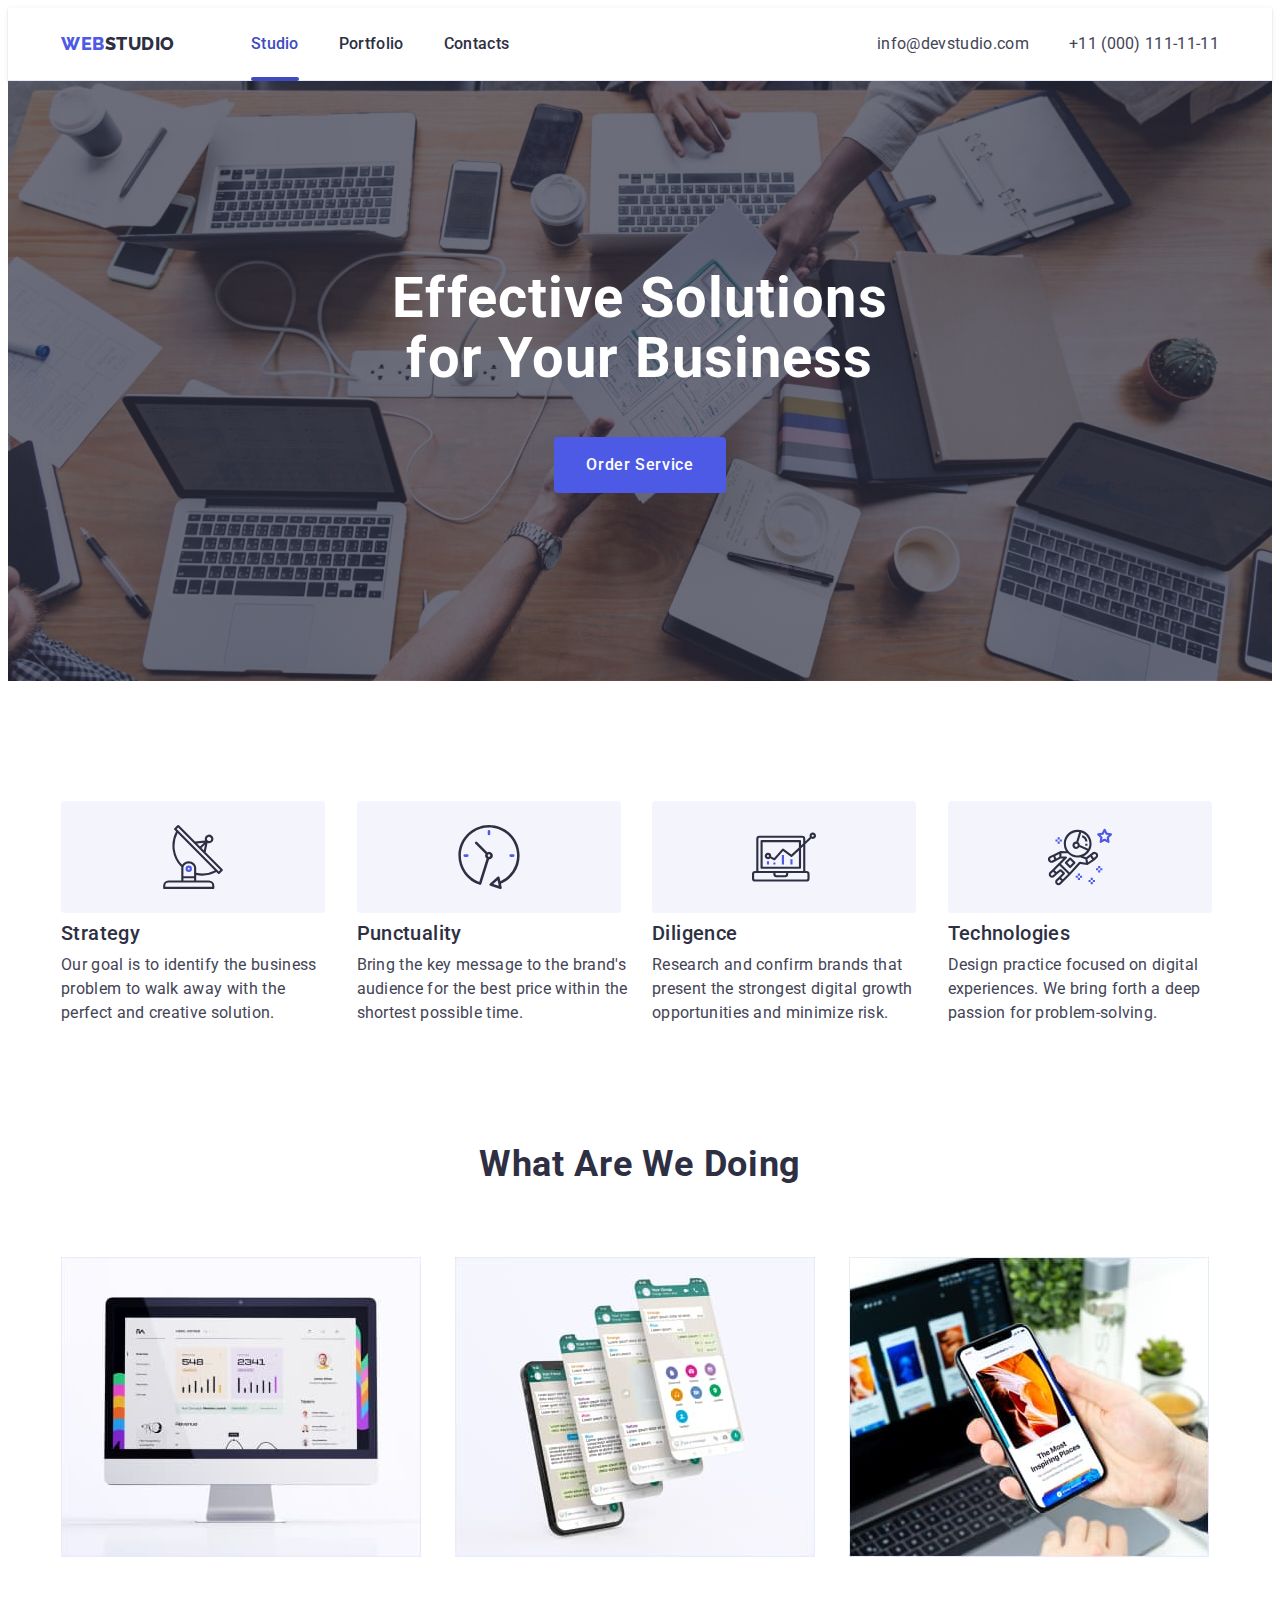
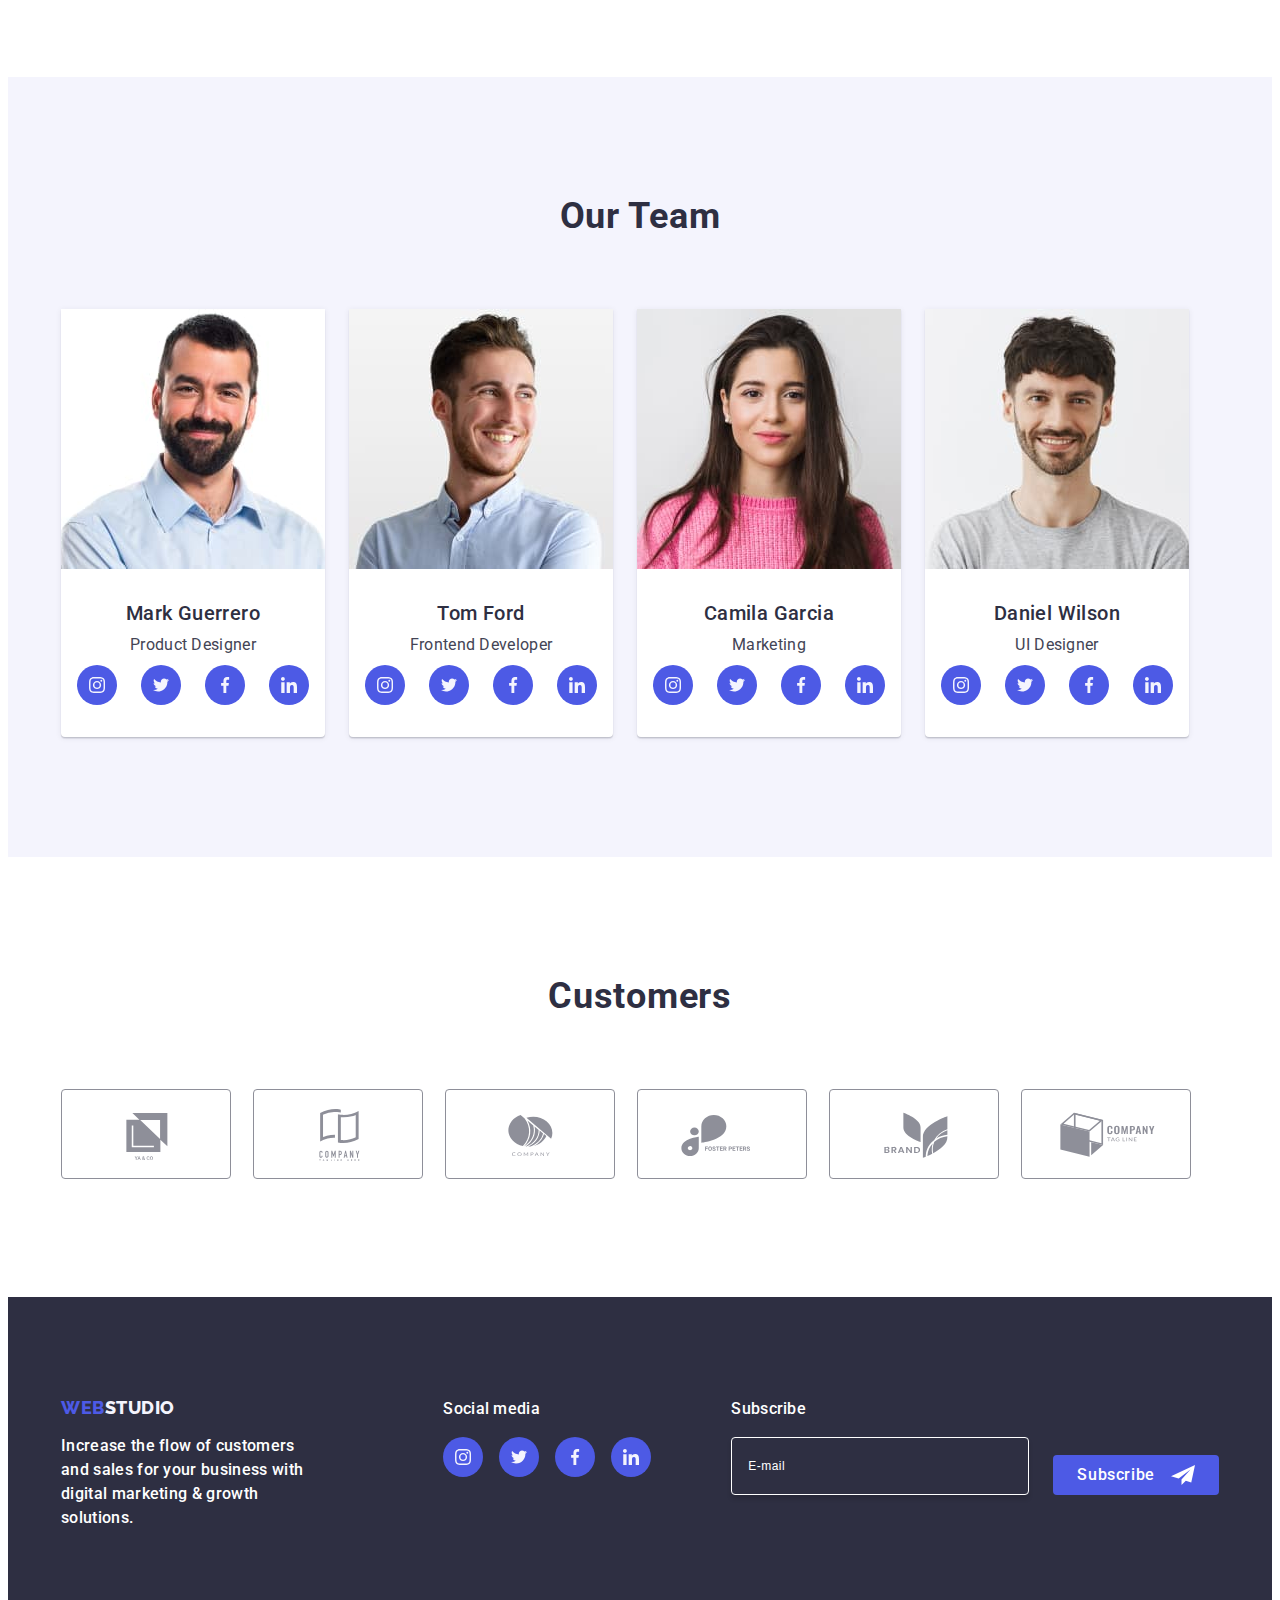
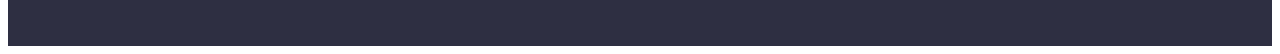
<file: index.html>
<!DOCTYPE html>
<html lang="en">
  <head>
    <meta charset="UTF-8" />
    <meta http-equiv="X-UA-Compatible" content="IE=edge" />
    <meta name="viewport" content="width=device-width, initial-scale=1.0" />
    <title>WEBSTUDIO</title>
    <link rel="preconnect" href="https://fonts.googleapis.com" />
    <link rel="preconnect" href="https://fonts.gstatic.com" crossorigin />
    <link
      href="https://fonts.googleapis.com/css2?family=Raleway:wght@800&family=Roboto:wght@400;500;700&display=swap"
      rel="stylesheet"
    />
    <link
      rel="stylesheet"
      href="https://cdnjs.cloudflare.com/ajax/libs/modern-normalize/2.0.0/modern-normalize.min.css"
      integrity="sha512-4xo8blKMVCiXpTaLzQSLSw3KFOVPWhm/TRtuPVc4WG6kUgjH6J03IBuG7JZPkcWMxJ5huwaBpOpnwYElP/m6wg=="
      crossorigin="anonymous"
      referrerpolicy="no-referrer"
    />
    <link rel="stylesheet" href="./css/style.css" />
  </head>

  <body>
    <header class="header">
      <div class="header-flex container">
        <nav class="header-navigation">
          <a class="logo link" href="./index.html"
            >Web<span class="header-studio">Studio</span></a
          >
          <ul class="header-list list">
            <li class="header-item">
              <a href="./index.html" class="header-item-link link current"
                >Studio</a
              >
            </li>
            <li class="header-item">
              <a href="./portfolio.html" class="header-item-link link"
                >Portfolio</a
              >
            </li>
            <li class="header-item">
              <a href="" class="header-item-link link">Contacts</a>
            </li>
          </ul>
        </nav>
        <address class="header-address">
          <ul class="header-address-list list">
            <li class="header-address-item">
              <a
                href="mailto:info@devstudio.com"
                class="header-address-link link"
                >info@devstudio.com</a
              >
            </li>
            <li class="header-address-item">
              <a href="tel:+110001111111" class="header-address-link link"
                >+11 (000) 111-11-11</a
              >
            </li>
          </ul>
        </address>
      </div>
    </header>

    <main>
      <section class="hero-hello">
        <div class="container">
          <h1 class="hero-hello-title">
            Effective Solutions for Your Business
          </h1>
          <button type="button" class="hero-hello-btn" data-modal-open>
            Order Service
          </button>
        </div>
      </section>

      <section class="strengths">
        <div class="container">
          <h2 class="visually-hidden">Our strengths</h2>
          <ul class="strengths-list list">
            <li class="strengths-item">
              <div class="icon-strengths-container">
                <svg class="icon-strengths" width="64" height="64">
                  <use href="./images/icons.svg#icon-antenna-1"></use>
                </svg>
              </div>
              <h3 class="strengths-item-title">Strategy</h3>
              <p class="strengths-item-text">
                Our goal is to identify the business problem to walk away with
                the perfect and creative solution.
              </p>
            </li>
            <li class="strengths-item">
              <div class="icon-strengths-container">
                <svg class="icon-strengths" width="64" height="64">
                  <use href="./images/icons.svg#icon-clock-1"></use>
                </svg>
              </div>
              <h3 class="strengths-item-title">Punctuality</h3>
              <p class="strengths-item-text">
                Bring the key message to the brand's audience for the best price
                within the shortest possible time.
              </p>
            </li>
            <li class="strengths-item">
              <div class="icon-strengths-container">
                <svg class="icon-strengths" width="64" height="64">
                  <use href="./images/icons.svg#icon-diagram-1"></use>
                </svg>
              </div>
              <h3 class="strengths-item-title">Diligence</h3>
              <p class="strengths-item-text">
                Research and confirm brands that present the strongest digital
                growth opportunities and minimize risk.
              </p>
            </li>
            <li class="strengths-item">
              <div class="icon-strengths-container">
                <svg class="icon-strengths" width="64" height="64">
                  <use href="./images/icons.svg#icon-astronaut-1"></use>
                </svg>
              </div>
              <h3 class="strengths-item-title">Technologies</h3>
              <p class="strengths-item-text">
                Design practice focused on digital experiences. We bring forth a
                deep passion for problem-solving.
              </p>
            </li>
          </ul>
        </div>
      </section>

      <section class="products">
        <div class="container">
          <h2 class="products-title">What are we doing</h2>
          <ul class="products-list list">
            <li class="products-item">
              <img
                class="products-images"
                src="./images/img_1.jpg"
                alt="monitor"
                width="360"
                height="300"
              />
            </li>
            <li class="products-item">
              <img
                class="products-images"
                src="./images/img_2.jpg"
                alt="phone"
                width="360"
                height="300"
              />
            </li>
            <li class="products-item">
              <img
                class="products-images"
                src="./images/img_3.jpg"
                alt="phone and laptop"
                width="360"
                height="300"
              />
            </li>
          </ul>
        </div>
      </section>

      <section class="team">
        <div class="container">
          <h2 class="team-title">Our Team</h2>
          <ul class="team-list list">
            <li class="team-item">
              <img
                class="team-images"
                src="./images/mark_guerrero.jpg"
                alt="Mark Guerrero Product Designer"
                width="264"
                height="260"
              />
              <div class="team-title-text">
                <h3 class="team-item-title">Mark Guerrero</h3>
                <p class="team-item-text">Product Designer</p>
                <ul class="team-icon-list list">
                  <li class="team-icon-item">
                    <a href="" class="team-icon-link">
                      <svg class="team-icon" width="16" height="16">
                        <use href="./images/icons.svg#icon-instagram-2"></use>
                      </svg>
                    </a>
                  </li>
                  <li class="team-icon-item">
                    <a href="" class="team-icon-link">
                      <svg class="team-icon" width="16" height="16">
                        <use href="./images/icons.svg#icon-twitter-1"></use>
                      </svg>
                    </a>
                  </li>
                  <li class="team-icon-item">
                    <a href="" class="team-icon-link">
                      <svg class="team-icon" width="16" height="16">
                        <use href="./images/icons.svg#icon-facebook-1"></use>
                      </svg>
                    </a>
                  </li>
                  <li class="team-icon-item">
                    <a href="" class="team-icon-link">
                      <svg class="team-icon" width="16" height="16">
                        <use href="./images/icons.svg#icon-linkedin-1"></use>
                      </svg>
                    </a>
                  </li>
                </ul>
              </div>
            </li>
            <li class="team-item">
              <img
                class="team-images"
                src="./images/tom_ford.jpg"
                alt="Tom Ford Frontend Developer"
                width="264"
                height="260"
              />
              <div class="team-title-text">
                <h3 class="team-item-title">Tom Ford</h3>
                <p class="team-item-text">Frontend Developer</p>
                <ul class="team-icon-list list">
                  <li class="team-icon-item">
                    <a href="" class="team-icon-link">
                      <svg class="team-icon" width="16" height="16">
                        <use href="./images/icons.svg#icon-instagram-2"></use>
                      </svg>
                    </a>
                  </li>
                  <li class="team-icon-item">
                    <a href="" class="team-icon-link">
                      <svg class="team-icon" width="16" height="16">
                        <use href="./images/icons.svg#icon-twitter-1"></use>
                      </svg>
                    </a>
                  </li>
                  <li class="team-icon-item">
                    <a href="" class="team-icon-link">
                      <svg class="team-icon" width="16" height="16">
                        <use href="./images/icons.svg#icon-facebook-1"></use>
                      </svg>
                    </a>
                  </li>
                  <li class="team-icon-item">
                    <a href="" class="team-icon-link">
                      <svg class="team-icon" width="16" height="16">
                        <use href="./images/icons.svg#icon-linkedin-1"></use>
                      </svg>
                    </a>
                  </li>
                </ul>
              </div>
            </li>
            <li class="team-item">
              <img
                class="team-images"
                src="./images/camila_garcia.jpg"
                alt="Camila Garcia Marketing"
                width="264"
                height="260"
              />
              <div class="team-title-text">
                <h3 class="team-item-title">Camila Garcia</h3>
                <p class="team-item-text">Marketing</p>
                <ul class="team-icon-list list">
                  <li class="team-icon-item">
                    <a href="" class="team-icon-link">
                      <svg class="team-icon" width="16" height="16">
                        <use href="./images/icons.svg#icon-instagram-2"></use>
                      </svg>
                    </a>
                  </li>
                  <li class="team-icon-item">
                    <a href="" class="team-icon-link">
                      <svg class="team-icon" width="16" height="16">
                        <use href="./images/icons.svg#icon-twitter-1"></use>
                      </svg>
                    </a>
                  </li>
                  <li class="team-icon-item">
                    <a href="" class="team-icon-link">
                      <svg class="team-icon" width="16" height="16">
                        <use href="./images/icons.svg#icon-facebook-1"></use>
                      </svg>
                    </a>
                  </li>
                  <li class="team-icon-item">
                    <a href="" class="team-icon-link">
                      <svg class="team-icon" width="16" height="16">
                        <use href="./images/icons.svg#icon-linkedin-1"></use>
                      </svg>
                    </a>
                  </li>
                </ul>
              </div>
            </li>
            <li class="team-item">
              <img
                class="team-images"
                src="./images/daniel_wilson.jpg"
                alt="Daniel Wilson UI Designer"
                width="264"
                height="260"
              />
              <div class="team-title-text">
                <h3 class="team-item-title">Daniel Wilson</h3>
                <p class="team-item-text">UI Designer</p>
                <ul class="team-icon-list list">
                  <li class="team-icon-item">
                    <a href="" class="team-icon-link">
                      <svg class="team-icon" width="16" height="16">
                        <use href="./images/icons.svg#icon-instagram-2"></use>
                      </svg>
                    </a>
                  </li>
                  <li class="team-icon-item">
                    <a href="" class="team-icon-link">
                      <svg class="team-icon" width="16" height="16">
                        <use href="./images/icons.svg#icon-twitter-1"></use>
                      </svg>
                    </a>
                  </li>
                  <li class="team-icon-item">
                    <a href="" class="team-icon-link">
                      <svg class="team-icon" width="16" height="16">
                        <use href="./images/icons.svg#icon-facebook-1"></use>
                      </svg>
                    </a>
                  </li>
                  <li class="team-icon-item">
                    <a href="" class="team-icon-link">
                      <svg class="team-icon" width="16" height="16">
                        <use href="./images/icons.svg#icon-linkedin-1"></use>
                      </svg>
                    </a>
                  </li>
                </ul>
              </div>
            </li>
          </ul>
        </div>
      </section>

      <section class="customers">
        <div class="container">
          <h2 class="customers-title">Customers</h2>
          <ul class="customers-list list">
            <li class="customers-item">
              <a href="" class="customers-item-link link">
                <svg class="customers-icon" width="104" height="56">
                  <use href="./images/icons.svg#icon-Logo"></use>
                </svg>
              </a>
            </li>
            <li class="customers-item">
              <a href="" class="customers-item-link link">
                <svg class="customers-icon" width="104" height="56">
                  <use href="./images/icons.svg#icon-Logo-41"></use>
                </svg>
              </a>
            </li>
            <li class="customers-item">
              <a href="" class="customers-item-link link">
                <svg class="customers-icon" width="104" height="56">
                  <use href="./images/icons.svg#icon-Logo-2"></use>
                </svg>
              </a>
            </li>
            <li class="customers-item">
              <a href="" class="customers-item-link link">
                <svg class="customers-icon" width="104" height="56">
                  <use href="./images/icons.svg#icon-Logo-3"></use>
                </svg>
              </a>
            </li>
            <li class="customers-item">
              <a href="" class="customers-item-link link">
                <svg class="customers-icon" width="104" height="56">
                  <use href="./images/icons.svg#icon-Logo-4"></use>
                </svg>
              </a>
            </li>
            <li class="customers-item">
              <a href="" class="customers-item-link link">
                <svg class="customers-icon" width="104" height="56">
                  <use href="./images/icons.svg#icon-Logo-5"></use>
                </svg>
              </a>
            </li>
          </ul>
        </div>
      </section>
    </main>

    <footer class="footer">
      <div class="container footer-container">
        <div class="footer-logo-text-container">
          <a class="logo link footer-logo" href="./index.html"
            >Web<span class="footer-studio">Studio</span></a
          >
          <p class="footer-text">
            Increase the flow of customers and sales for your business with
            digital marketing & growth solutions.
          </p>
        </div>
        <div class="footer-social-links">
          <p class="footer-text-title">Social media</p>
          <ul class="footer-item-list list">
            <li class="footer-icon-item">
              <a href="" class="footer-icon-link link">
                <svg class="footer-icon" width="24" height="24">
                  <use href="./images/icons.svg#icon-instagram-2"></use>
                </svg>
              </a>
            </li>
            <li class="footer-icon-item">
              <a href="" class="footer-icon-link link">
                <svg class="footer-icon" width="24" height="24">
                  <use href="./images/icons.svg#icon-twitter-1"></use>
                </svg>
              </a>
            </li>
            <li class="footer-icon-item">
              <a href="" class="footer-icon-link link">
                <svg class="footer-icon" width="24" height="24">
                  <use href="./images/icons.svg#icon-facebook-1"></use>
                </svg>
              </a>
            </li>
            <li class="footer-icon-item">
              <a href="" class="footer-icon-link link">
                <svg class="footer-icon" width="24" height="24">
                  <use href="./images/icons.svg#icon-linkedin-1"></use>
                </svg>
              </a>
            </li>
          </ul>
        </div>
        <div class="footer-form-wrap">
          <p class="footer-text">Subscribe</p>
          <form class="footer-form">
            <label for="footer-email" class="footer-label">
              <input
                type="email"
                name="footer-email"
                class="footer-input"
                id="footer-email"
                placeholder="E-mail"
                required
              />
            </label>

            <button type="submit" class="footer-form-btn">
              Subscribe
              <svg class="footer-form-icon" width="24" height="24">
                <use href="./images/icons.svg#icon-Frame-3"></use>
              </svg>
            </button>
          </form>
        </div>
      </div>
    </footer>
    <!--  is-hidden -->
    <div class="backdrop is-hidden" data-modal>
      <div class="modal">
        <button type="button" class="modal-close-btn" data-modal-close>
          <svg class="modal-close-btn-icon" width="8" height="8">
            <use href="./images/icons.svg#icon-close"></use>
          </svg>
        </button>
        <p class="modal-title">Leave your contacts and we will call you back</p>
        <form class="modal-form">
          <div class="modal-field">
            <label for="user-name" class="modal-label">Name</label>
            <div class="modal-input-wrap">
              <input
                type="text"
                name="user-name"
                id="user-name"
                class="modal-input"
                required
                minlength="5"
              />
              <svg class="modal-input-icon" width="18" height="24">
                <use href="./images/icons.svg#icon-person-black-18dp-1"></use>
              </svg>
            </div>
          </div>
          <div class="modal-field">
            <label for="user-phone" class="modal-label">Phone</label>
            <div class="modal-input-wrap">
              <input
                type="tel"
                name="user-phone"
                id="user-phone"
                class="modal-input"
                required
                minlength="7"
              />
              <svg class="modal-input-icon" width="18" height="24">
                <use href="./images/icons.svg#icon-phone-black-18dp-1"></use>
              </svg>
            </div>
          </div>
          <div class="modal-field">
            <label for="user-email" class="modal-label">Email</label>
            <div class="modal-input-wrap">
              <input
                type="email"
                name="user-email"
                id="user-email"
                class="modal-input"
              />
              <svg class="modal-input-icon" width="18" height="24">
                <use href="./images/icons.svg#icon-email-black-18dp-1"></use>
              </svg>
            </div>
          </div>
          <div class="modal-field-textarea">
            <label for="user-comment" class="modal-label">Comment</label>
            <textarea
              name="user-comment"
              id="user-comment"
              placeholder="Text input"
              class="modal-comment"
            ></textarea>
          </div>

          <div class="modal-field-check">
            <input
              type="checkbox"
              name="user-privacy"
              id="user-privacy"
              class="modal-check visually-hidden"
              value="true"
            />
            <label for="user-privacy" class="modal-check-label">
              <span class="privacy-check">
                <svg class="checkbox-icon" width="10" height="8">
                  <use href="./images/icons.svg#icon-Property-1click"></use>
                </svg>
              </span>
              I accept the terms and conditions of the
              <a href="" class="modal-check-link">Privacy Policy</a></label
            >
          </div>
          <button type="submit" class="modal-form-btn">Send</button>
        </form>
      </div>
    </div>

    <script src="./js/modal.js"></script>
  </body>
</html>
</file>
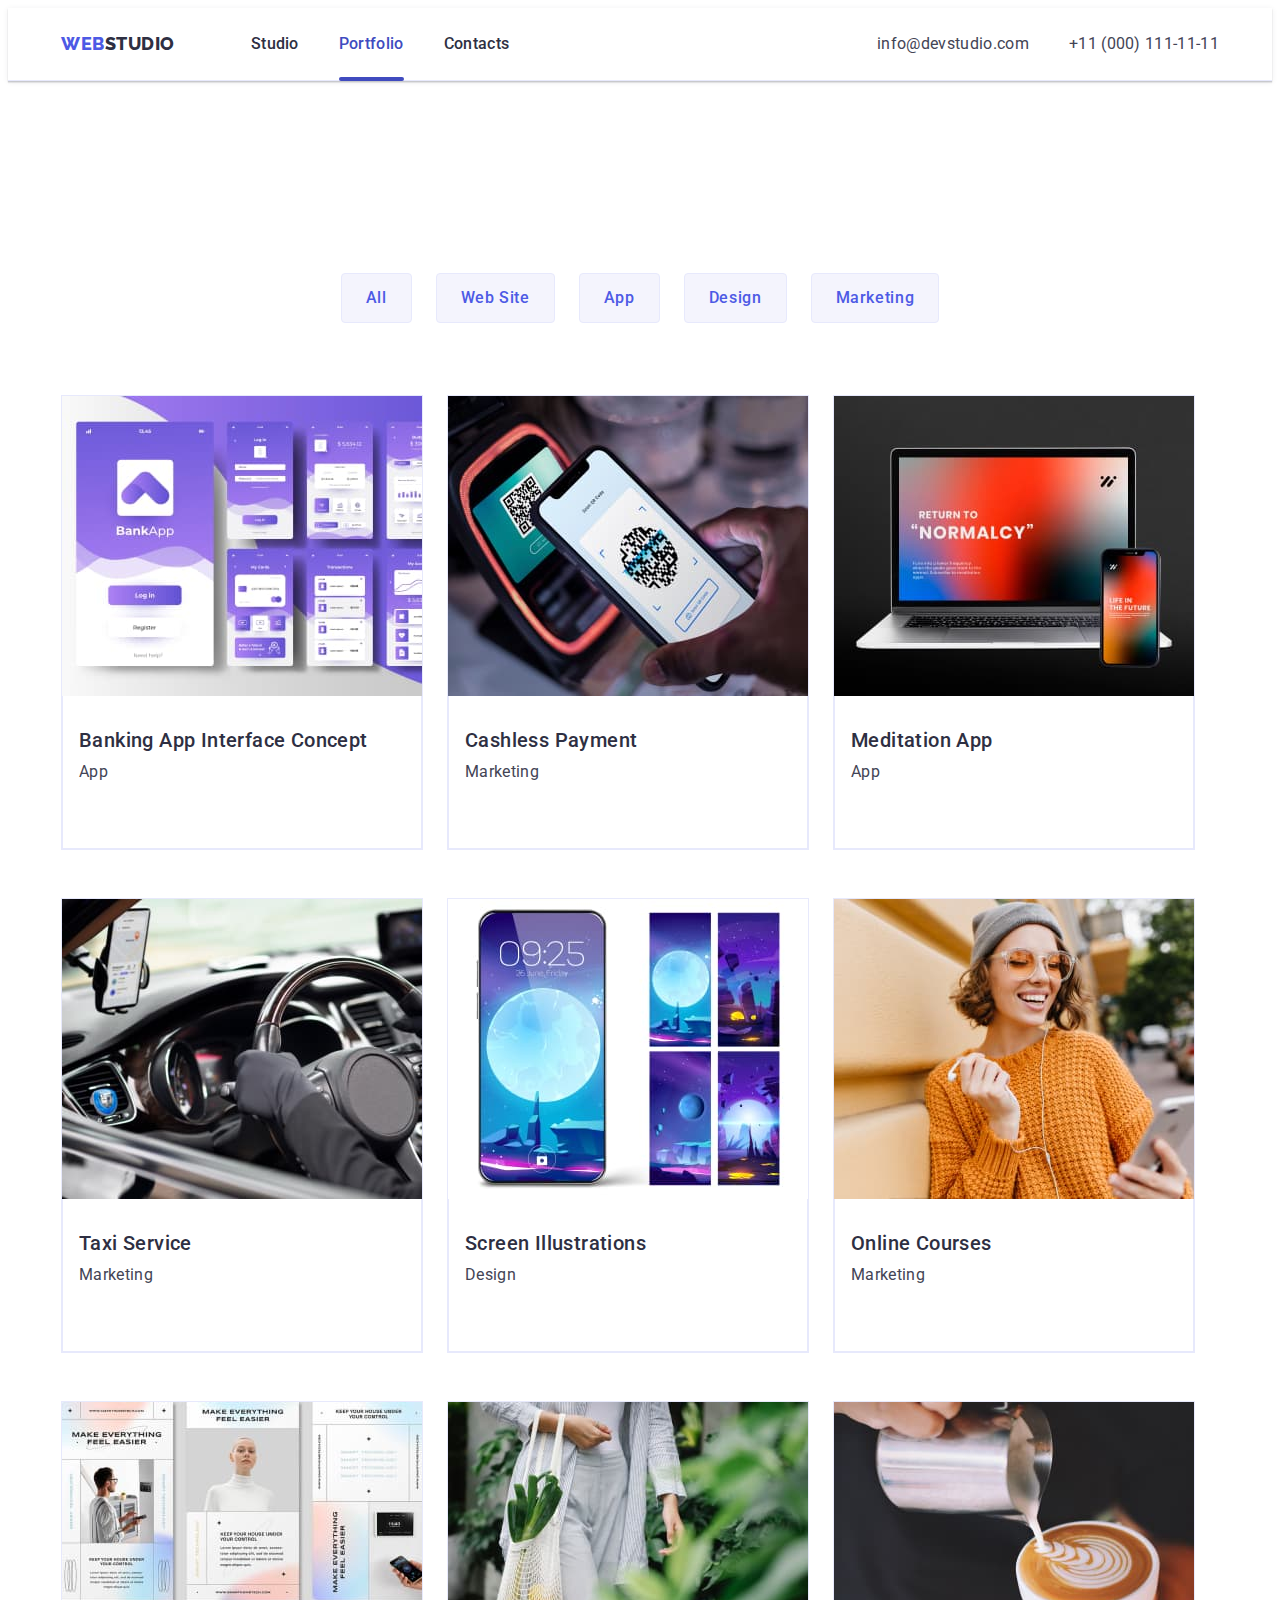
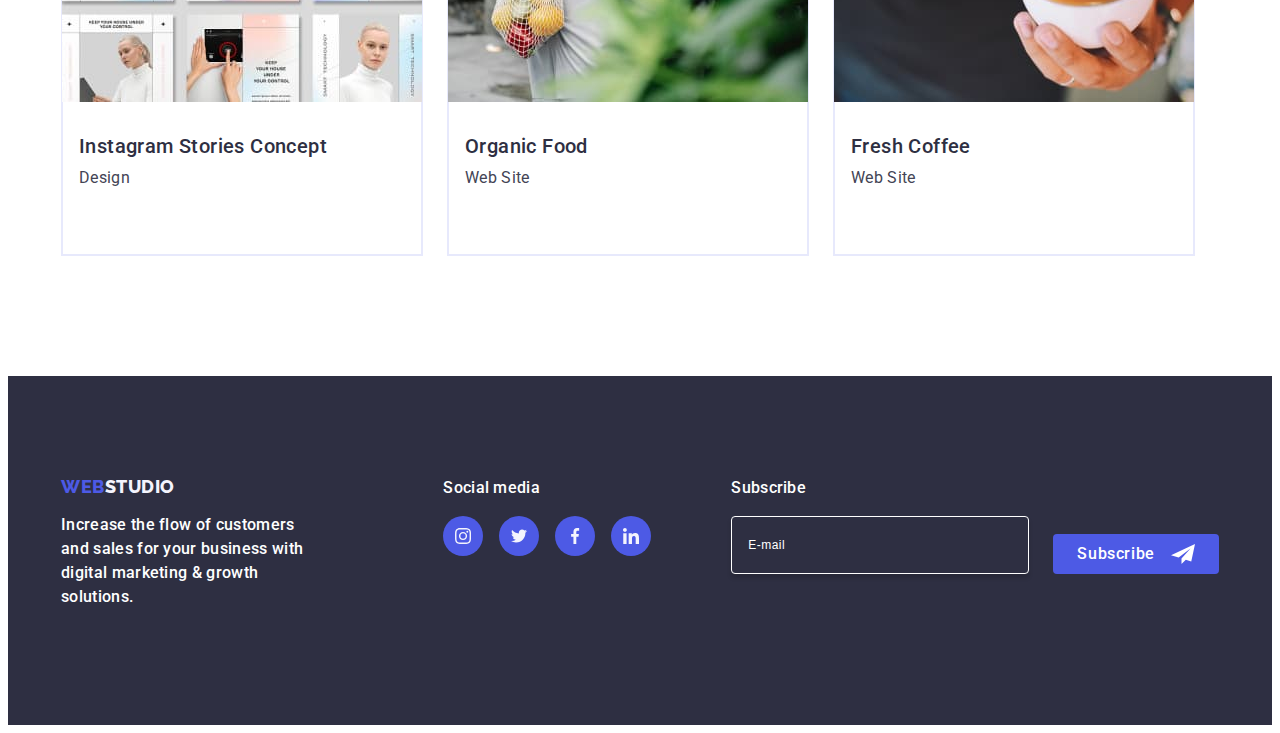
<file: portfolio.html>
<!DOCTYPE html>
<html lang="en">
  <head>
    <meta charset="UTF-8" />
    <meta http-equiv="X-UA-Compatible" content="IE=edge" />
    <meta name="viewport" content="width=device-width, initial-scale=1.0" />
    <title>PORTFOLIO</title>
    <link rel="preconnect" href="https://fonts.googleapis.com" />
    <link rel="preconnect" href="https://fonts.gstatic.com" crossorigin />
    <link
      href="https://fonts.googleapis.com/css2?family=Raleway:wght@800&family=Roboto:wght@400;500;700&display=swap"
      rel="stylesheet"
    />
    <link
      rel="stylesheet"
      href="https://cdnjs.cloudflare.com/ajax/libs/modern-normalize/2.0.0/modern-normalize.min.css"
      integrity="sha512-4xo8blKMVCiXpTaLzQSLSw3KFOVPWhm/TRtuPVc4WG6kUgjH6J03IBuG7JZPkcWMxJ5huwaBpOpnwYElP/m6wg=="
      crossorigin="anonymous"
      referrerpolicy="no-referrer"
    />
    <link rel="stylesheet" href="./css/style.css" />
  </head>

  <body>
    <header class="header">
      <div class="header-flex container">
        <nav class="header-navigation">
          <a class="logo link" href="./index.html"
            >Web<span class="header-studio">Studio</span></a
          >
          <ul class="header-list list">
            <li class="header-item">
              <a href="./index.html" class="header-item-link link">Studio</a>
            </li>
            <li class="header-item">
              <a href="./portfolio.html" class="header-item-link link current"
                >Portfolio</a
              >
            </li>
            <li class="header-item">
              <a href="" class="header-item-link link">Contacts</a>
            </li>
          </ul>
        </nav>
        <address class="header-address">
          <ul class="header-address-list list">
            <li class="header-address-item">
              <a
                href="mailto:info@devstudio.com"
                class="header-address-link link"
                >info@devstudio.com</a
              >
            </li>
            <li class="header-address-item">
              <a href="tel:+110001111111" class="header-address-link link"
                >+11 (000) 111-11-11</a
              >
            </li>
          </ul>
        </address>
      </div>
    </header>

    <main>
      <section class="hero">
        <div class="container">
          <h1 class="visually-hidden">hero</h1>
          <ul class="hero-list-filtr list">
            <li class="hero-list-filtr-item">
              <button type="button" class="hero-btn">All</button>
            </li>
            <li class="hero-list-filtr-item">
              <button type="button" class="hero-btn">Web Site</button>
            </li>
            <li class="hero-list-filtr-item">
              <button type="button" class="hero-btn">App</button>
            </li>
            <li class="hero-list-filtr-item">
              <button type="button" class="hero-btn">Design</button>
            </li>
            <li class="hero-list-filtr-item">
              <button type="button" class="hero-btn">Marketing</button>
            </li>
          </ul>
          <ul class="hero-list-card list">
            <li class="hero-list-item">
              <a class="hero-list-link link" href="">
                <div class="overlay-container">
                  <img
                    class="hero-list-card-images"
                    src="./images2/banking_app.jpg"
                    alt="Banking App Interface Concept"
                    width="360"
                    height="300"
                  />
                  <p class="overlay">
                    14 Stylish and User-Friendly App Design Concepts · Task
                    Manager App · Calorie Tracker App · Exotic Fruit Ecommerce
                    App · Cloud Storage App
                  </p>
                </div>
                <div class="card-title-text">
                  <h2 class="hero-list-card-title">
                    Banking App Interface Concept
                  </h2>
                  <p class="hero-list-card-text">App</p>
                </div>
              </a>
            </li>
            <li class="hero-list-item">
              <a class="hero-list-link link" href="">
                <div class="overlay-container">
                  <img
                    class="hero-list-card-images"
                    src="./images2/cashless_payment.jpg"
                    alt="Cashless Payment"
                    width="360"
                    height="300"
                  />
                  <p class="overlay">
                    14 Stylish and User-Friendly App Design Concepts · Task
                    Manager App · Calorie Tracker App · Exotic Fruit Ecommerce
                    App · Cloud Storage App
                  </p>
                </div>
                <div class="card-title-text">
                  <h2 class="hero-list-card-title">Cashless Payment</h2>
                  <p class="hero-list-card-text">Marketing</p>
                </div>
              </a>
            </li>
            <li class="hero-list-item">
              <a class="hero-list-link link" href="">
                <div class="overlay-container">
                  <img
                    class="hero-list-card-images"
                    src="./images2/meditation_app.jpg"
                    alt="Meditation App"
                    width="360"
                    height="300"
                  />
                  <p class="overlay">
                    14 Stylish and User-Friendly App Design Concepts · Task
                    Manager App · Calorie Tracker App · Exotic Fruit Ecommerce
                    App · Cloud Storage App
                  </p>
                </div>
                <div class="card-title-text">
                  <h2 class="hero-list-card-title">Meditation App</h2>
                  <p class="hero-list-card-text">App</p>
                </div>
              </a>
            </li>
            <li class="hero-list-item">
              <a class="hero-list-link link" href="">
                <div class="overlay-container">
                  <img
                    class="hero-list-card-images"
                    src="./images2/taxi_service.jpg"
                    alt="Taxi Service"
                    width="360"
                    height="300"
                  />
                  <p class="overlay">
                    14 Stylish and User-Friendly App Design Concepts · Task
                    Manager App · Calorie Tracker App · Exotic Fruit Ecommerce
                    App · Cloud Storage App
                  </p>
                </div>
                <div class="card-title-text">
                  <h2 class="hero-list-card-title">Taxi Service</h2>
                  <p class="hero-list-card-text">Marketing</p>
                </div>
              </a>
            </li>
            <li class="hero-list-item">
              <a class="hero-list-link link" href="">
                <div class="overlay-container">
                  <img
                    class="hero-list-card-images"
                    src="./images2/screen_illustrations.jpg"
                    alt="Screen Illustrations"
                    width="360"
                    height="300"
                  />
                  <p class="overlay">
                    14 Stylish and User-Friendly App Design Concepts · Task
                    Manager App · Calorie Tracker App · Exotic Fruit Ecommerce
                    App · Cloud Storage App
                  </p>
                </div>
                <div class="card-title-text">
                  <h2 class="hero-list-card-title">Screen Illustrations</h2>
                  <p class="hero-list-card-text">Design</p>
                </div>
              </a>
            </li>
            <li class="hero-list-item">
              <a class="hero-list-link link" href="">
                <div class="overlay-container">
                  <img
                    class="hero-list-card-images"
                    src="./images2/online_courses.jpg"
                    alt="Online Courses"
                    width="360"
                    height="300"
                  />
                  <p class="overlay">
                    14 Stylish and User-Friendly App Design Concepts · Task
                    Manager App · Calorie Tracker App · Exotic Fruit Ecommerce
                    App · Cloud Storage App
                  </p>
                </div>
                <div class="card-title-text">
                  <h2 class="hero-list-card-title">Online Courses</h2>
                  <p class="hero-list-card-text">Marketing</p>
                </div>
              </a>
            </li>
            <li class="hero-list-item">
              <a class="hero-list-link link" href="">
                <div class="overlay-container">
                  <img
                    class="hero-list-card-images"
                    src="./images2/instagram_stories_concept.jpg"
                    alt="Instagram Stories Concept"
                    width="360"
                    height="300"
                  />
                  <p class="overlay">
                    14 Stylish and User-Friendly App Design Concepts · Task
                    Manager App · Calorie Tracker App · Exotic Fruit Ecommerce
                    App · Cloud Storage App
                  </p>
                </div>
                <div class="card-title-text">
                  <h2 class="hero-list-card-title">
                    Instagram Stories Concept
                  </h2>
                  <p class="hero-list-card-text">Design</p>
                </div>
              </a>
            </li>
            <li class="hero-list-item">
              <a class="hero-list-link link" href="">
                <div class="overlay-container">
                  <img
                    class="hero-list-card-images"
                    src="./images2/organic_food.jpg"
                    alt="Organic Food"
                    width="360"
                    height="300"
                  />
                  <p class="overlay">
                    14 Stylish and User-Friendly App Design Concepts · Task
                    Manager App · Calorie Tracker App · Exotic Fruit Ecommerce
                    App · Cloud Storage App
                  </p>
                </div>
                <div class="card-title-text">
                  <h2 class="hero-list-card-title">Organic Food</h2>
                  <p class="hero-list-card-text">Web Site</p>
                </div>
              </a>
            </li>
            <li class="hero-list-item">
              <a class="hero-list-link link" href="">
                <div class="overlay-container">
                  <img
                    class="hero-list-card-images"
                    src="./images2/fresh_coffee.jpg"
                    alt="Fresh Coffee"
                    width="360"
                    height="300"
                  />
                  <p class="overlay">
                    14 Stylish and User-Friendly App Design Concepts · Task
                    Manager App · Calorie Tracker App · Exotic Fruit Ecommerce
                    App · Cloud Storage App
                  </p>
                </div>
                <div class="card-title-text">
                  <h2 class="hero-list-card-title">Fresh Coffee</h2>
                  <p class="hero-list-card-text">Web Site</p>
                </div>
              </a>
            </li>
          </ul>
        </div>
      </section>
    </main>

    <footer class="footer">
      <div class="container footer-container">
        <div class="footer-logo-text-container">
          <a class="logo link footer-logo" href="./index.html"
            >Web<span class="footer-studio">Studio</span></a
          >
          <p class="footer-text">
            Increase the flow of customers and sales for your business with
            digital marketing & growth solutions.
          </p>
        </div>
        <div class="footer-social-links">
          <p class="footer-text-title">Social media</p>
          <ul class="footer-item-list list">
            <li class="footer-icon-item">
              <a href="" class="footer-icon-link link">
                <svg class="footer-icon" width="24" height="24">
                  <use href="./images/icons.svg#icon-instagram-2"></use>
                </svg>
              </a>
            </li>
            <li class="footer-icon-item">
              <a href="" class="footer-icon-link link">
                <svg class="footer-icon" width="24" height="24">
                  <use href="./images/icons.svg#icon-twitter-1"></use>
                </svg>
              </a>
            </li>
            <li class="footer-icon-item">
              <a href="" class="footer-icon-link link">
                <svg class="footer-icon" width="24" height="24">
                  <use href="./images/icons.svg#icon-facebook-1"></use>
                </svg>
              </a>
            </li>
            <li class="footer-icon-item">
              <a href="" class="footer-icon-link link">
                <svg class="footer-icon" width="24" height="24">
                  <use href="./images/icons.svg#icon-linkedin-1"></use>
                </svg>
              </a>
            </li>
          </ul>
        </div>
        <div class="footer-form-wrap">
          <p class="footer-text">Subscribe</p>
          <form class="footer-form">
            <label for="footer-email" class="footer-label">
              <input
                type="email"
                name="footer-email"
                class="footer-input"
                id="footer-email"
                placeholder="E-mail"
                required
              />
            </label>

            <button type="submit" class="footer-form-btn">
              Subscribe
              <svg class="footer-form-icon" width="24" height="24">
                <use href="./images/icons.svg#icon-Frame-3"></use>
              </svg>
            </button>
          </form>
        </div>
      </div>
    </footer>
  </body>
</html>
</file>
<file: css/style.css>
:root {
  --brand-cl: #4d5ae5;
  --body-cl: #2e2f42;
  --white-cl: #fff;
  --Light-cl: #f4f4fd;
  --text-cl: #434455;
  --hover-cl: #404bbf;
  --lightslate-cl: #8e8f99;
  --footer-hover-cl: #31d0aa;
  --modal-cl: #fcfcfc;
  --backdrop-cl: rgba(46, 47, 66, 0.4);
  --modal-close-btn: #e7e9fc;
}
body {
  font-family: "Roboto", sans-serif;
  background-color: var(--white-cl);
  color: var(--text-cl);
}
.link {
  text-decoration: none;
}
.list {
  list-style-type: none;
}
p,
h1,
h2,
h3,
h4,
h5,
h6 {
  margin-top: 0;
  margin-bottom: 0;
}
ul,
ol {
  padding-left: 0;
  margin-top: 0;
  margin-bottom: 0;
}
img {
  display: block;
}
.visually-hidden {
  position: absolute;
  width: 1px;
  height: 1px;
  margin: -1px;
  border: 0;
  padding: 0;

  white-space: nowrap;
  clip-path: inset(100%);
  clip: rect(0 0 0 0);
  overflow: hidden;
}
.container {
  /* width: 100%;
  max-width: 1128px; */
  width: 1158px;
  margin: 0 auto;
  padding: 0 15px;
}

/* -------------Header----------------- */

.header {
  width: 100%;
  height: 100%;
  flex-shrink: 0;
  border-bottom: 1px solid #e7e9fc;
  background: var(--white-cl);
  box-shadow: 0px 1px 6px 0px rgba(46, 47, 66, 0.08),
    0px 1px 1px 0px rgba(46, 47, 66, 0.16),
    0px 2px 1px 0px rgba(46, 47, 66, 0.08);
}
.header-flex {
  display: flex;
  align-items: center;
}
.header-navigation {
  display: flex;
  align-items: center;
}
.header-list {
  display: flex;
  gap: 40px;
}
.logo {
  color: var(--brand-cl);
  font-family: "Raleway", sans-serif;
  font-size: 18px;
  font-weight: 800;
  line-height: 1.17;
  letter-spacing: 0.03em;
  text-transform: uppercase;
  margin-right: 76px;
}
.header-studio {
  color: var(--body-cl);
  font-family: "Raleway", sans-serif;
  font-size: 18px;
  font-weight: 800;
  line-height: 1.17;
  letter-spacing: 0.03em;
  text-transform: uppercase;
}
.header-item-link {
  padding: 24px 0;
  transition: color 250ms cubic-bezier(0.4, 0, 0.2, 1);
}
.header-address {
  font-style: normal;
  margin-left: auto;
}
.header-address-list {
  display: flex;
  gap: 40px;
}
.header-address-link {
  color: var(--text-cl);
  font-family: "Roboto", sans-serif;
  font-size: 16px;
  font-style: normal;
  font-weight: 400;
  line-height: 1.5;
  letter-spacing: 0.02em;
  padding: 24px 0;
  transition-property: color;
  transition-duration: 250ms;
  transition-timing-function: cubic-bezier(0.4, 0, 0.2, 1);
}
.header-address-link:hover,
.header-address-link:focus {
  color: var(--hover-cl);
}
.header-item-link,
.header-navigation-link {
  display: inline-block;
  color: var(--body-cl);
  font-size: 16px;
  font-weight: 500;
  line-height: 1.5;
  letter-spacing: 0.02em;
  padding: 24px 0;
  transition: color 250ms cubic-bezier(0.4, 0, 0.2, 1);
}

.header-item-link:hover,
.header-item-link:focus,
.header-address-link:hover,
.header-address-link:focus,
.header-navigation-link:hover,
.header-navigation-link:focus {
  color: var(--hover-cl);
}
.current {
  position: relative;
  color: var(--hover-cl);
  transition: color 250ms cubic-bezier(0.4, 0, 0.2, 1);
}
.current::after {
  content: "";
  position: absolute;
  left: 0;
  bottom: -1px;
  display: block;
  width: 100%;
  height: 4px;
  border-radius: 2px;
  background: var(--hover-cl);
}

/* ////////////////////Hero//////////////////// */

.hero {
  padding-top: 96px;
  padding-bottom: 120px;
}
.hero-btn {
  background-color: var(--Light-cl);
  color: var(--brand-cl);
  text-align: center;
  font-family: "Roboto", sans-serif;
  font-size: 16px;
  font-style: normal;
  font-weight: 500;
  line-height: 1.5;
  letter-spacing: 0.04em;
  cursor: pointer;
  padding: 12px 24px;
  border-radius: 4px;
  border: 1px solid #e7e9fc;
  background: var(--Light-cl);
  transition: color 250ms cubic-bezier(0.4, 0, 0.2, 1),
    background-color 250ms cubic-bezier(0.4, 0, 0.2, 1),
    border-color 250ms cubic-bezier(0.4, 0, 0.2, 1),
    box-shadow 250ms cubic-bezier(0.4, 0, 0.2, 1);
}
.hero-btn:hover,
.hero-btn:focus {
  background-color: var(--hover-cl);
  color: var(--white-cl);
  text-align: center;
  font-family: "Roboto", sans-serif;
  font-size: 16px;
  font-style: normal;
  font-weight: 500;
  line-height: 1.5;
  letter-spacing: 0.04em;
  cursor: pointer;
  border: 1px solid transparent;
  border-radius: 4px;
  box-shadow: 0px 2px 2px 0px rgba(0, 0, 0, 0.12),
    0px 2px 1px 0px rgba(0, 0, 0, 0.08), 0px 3px 1px 0px rgba(0, 0, 0, 0.1);
}
/* .hero-btn-link {
  display: block;
}Ї
.hero-btn-link:hover,
.hero-btn-link:focus {
  box-shadow: 0px 1px 6px rgba(46, 47, 66, 0.08),
    0px 1px 1px rgba(46, 47, 66, 0.16), 0px 2px 1px rgba(46, 47, 66, 0.08);
  transition: color 250ms cubic-bezier(0.4, 0, 0.2, 1),
    background-color 250ms cubic-bezier(0.4, 0, 0.2, 1),
    border-color 250ms cubic-bezier(0.4, 0, 0.2, 1),
    box-shadow 250ms cubic-bezier(0.4, 0, 0.2, 1);
} */
.hero-list-filtr {
  display: flex;
  justify-content: center;
  margin-top: 96px;
  margin-bottom: 72px;
  gap: 24px;
}
.hero-list-card {
  display: flex;
  gap: 48px 24px;
  flex-wrap: wrap;
}
.hero-list-card-images {
  display: block;
  width: calc((100% - 2 * 24) / 3);
  max-width: 360px;
}
.card-title-text {
  padding: 32px 16px;
  border: 1px solid #e7e9fc;
  border-top: none;
}
.hero-list-item {
  width: calc((100% - 2 * 24) / 3);
  max-width: 360px;
  border: 1px solid #e7e9fc;
  background-color: var(--white-cl);
  transition-property: border, box-shadow;
  transition-duration: 250ms;
  transition-timing-function: cubic-bezier(0.4, 0, 0.2, 1);
}
.hero-list-item:focus,
.hero-list-item:hover {
  border: 1px solid var(--Light-cl);
  box-shadow: 0px 2px 1px 0px rgba(46, 47, 66, 0.08),
    0px 1px 1px 0px rgba(46, 47, 66, 0.16),
    0px 1px 6px 0px rgba(46, 47, 66, 0.08);
}
.hero-list-link {
  display: block;
  transition: box-shadow 250ms cubic-bezier(0.4, 0, 0.2, 1);
}
.hero-list-link:hover,
.hero-list-link:focus {
  box-shadow: 0px 1px 6px rgba(46, 47, 66, 0.08),
    0px 1px 1px rgba(46, 47, 66, 0.16), 0px 2px 1px rgba(46, 47, 66, 0.08);
}
.hero-list-link:hover .overlay {
  transform: translateY(0);
}
.hero-list-link:focus .overlay {
  transform: translateY(0);
}
.hero-list-card-title {
  color: var(--body-cl);
  font-size: 20px;
  font-weight: 500;
  line-height: 1.2;
  letter-spacing: 0.02em;
  margin-bottom: 8px;
}
.hero-list-card-text {
  color: var(--text-cl);
  font-size: 16px;
  font-weight: 400;
  line-height: 1.5;
  letter-spacing: 0.02em;
  margin-bottom: 32px;
}
.overlay-container {
  position: relative;
  overflow: hidden;
}
.overlay {
  height: 300px;
  background: var(--brand-cl);
  position: absolute;
  height: 100%;
  width: 100%;
  top: 0;
  left: 0;
  transform: translateY(100%);
  transition: transform 250ms cubic-bezier(0.4, 0, 0.2, 1);
  color: var(--Light-cl);
  font-size: 16px;
  font-weight: 400;
  line-height: 1.5;
  letter-spacing: 0.02em;
  padding: 40px 32px;
}

/* -------------Hero-hello----------------- */

.hero-hello {
  background-color: var(--body-cl);
  background: linear-gradient(rgba(46, 47, 66, 0.7), rgba(46, 47, 66, 0.7)),
    url(../images/people-office.jpg);
  background-repeat: no-repeat;
  background-position: center;
  background-size: cover;
  padding: 188px 0;
  margin: 0 auto;
  max-width: 1440px;
}
.hero-hello-title {
  display: block;
  color: var(--white-cl);
  text-align: center;
  font-size: 56px;
  font-weight: 700;
  line-height: 1.07;
  letter-spacing: 0.02em;
  width: 496px;
  margin: 0 auto;
  margin-bottom: 48px;
  max-width: 496px;
}
.hero-hello-btn {
  display: block;
  background: var(--brand-cl);
  color: var(--white-cl);
  font-family: "Roboto", sans-serif;
  font-size: 16px;
  font-weight: 500;
  line-height: 1.5;
  letter-spacing: 0.04em;
  cursor: pointer;
  margin: 0 auto;
  padding: 16px 32px;
  min-width: 169px;
  height: 56px;
  border: none;
  border-radius: 4px;
  transition-property: background-color;
  transition-duration: 250ms;
  transition-timing-function: cubic-bezier(0.4, 0, 0.2, 1);
}
.hero-hello-btn:hover,
.hero-hello-btn:focus {
  background-color: var(--hover-cl);
}

/* -------------Strengths----------------- */

.strengths {
  padding: 120px 0;
}

.stengths-title {
  color: var(--body-cl);
}
.strengths-list {
  display: flex;
  gap: 24px;
}
.strengths-item {
  width: calc((100% - 3 * 24px) / 4);
  min-width: 264px;
}
.strengths-item-title {
  color: var(--body-cl);
  font-size: 20px;
  font-weight: 500;
  line-height: 1.2;
  letter-spacing: 0.02em;
  margin-bottom: 8px;
}
.strengths-item-text {
  color: var(--text-cl);
  font-size: 16px;
  font-weight: 400;
  line-height: 1.5;
  letter-spacing: 0.02em;
}
.products-images {
  display: block;
}
.icon-strengths-container {
  display: flex;
  align-items: center;
  justify-content: center;
  width: 264px;
  height: 112px;
  flex-shrink: 0;
  border-radius: 4px;
  background-color: var(--Light-cl);
  margin-bottom: 8px;
}
.icon-strengths {
  width: 64px;
  height: 64px;
}

/* -------------Products----------------- */

.products {
  padding-bottom: 120px;
}
.products-title {
  color: var(--body-cl);
  text-align: center;
  font-size: 36px;
  font-weight: 700;
  line-height: 1.11;
  letter-spacing: 0.02em;
  text-transform: capitalize;
  margin-bottom: 72px;
}
.products-list {
  display: flex;
  gap: 24px;
}
.products-item {
  width: calc((100% - 2 * 24px) / 3);
  min-width: 360px;
}
/* -------------Team----------------- */

.team {
  background-color: var(--Light-cl);
  padding: 120px 0;
  margin: 0 auto;
}
.team-title {
  color: var(--body-cl);
  text-align: center;
  font-size: 36px;
  font-weight: 700;
  line-height: 1.11;
  letter-spacing: 0.02em;
  text-transform: capitalize;
  margin-bottom: 72px;
}
.team-list {
  display: flex;
  gap: 24px;
}
.team-item {
  background-color: var(--white-cl);
  width: calc((100% - 3 * 24) / 4);
  max-width: 264px;
  border-radius: 0px 0px 4px 4px;
  box-shadow: 0px 2px 1px 0px rgba(46, 47, 66, 0.08),
    0px 1px 1px 0px rgba(46, 47, 66, 0.16),
    0px 1px 6px 0px rgba(46, 47, 66, 0.08);
}

.team-images {
  display: block;
}
.team-title-text {
  padding: 32px 0;
}
.team-item-title {
  color: var(--body-cl);
  text-align: center;
  font-size: 20px;
  font-weight: 500;
  line-height: 1.2;
  letter-spacing: 0.02em;
  margin-bottom: 8px;
}
.team-item-text {
  color: var(--text-cl);
  text-align: center;
  font-size: 16px;
  font-weight: 400;
  line-height: 1.5;
  letter-spacing: 0.02em;
  margin-bottom: 8px;
}
.team-icon-list {
  display: flex;
  gap: 24px;
  justify-content: center;
}
.team-icon-item {
  border-radius: 50%;
  width: 40px;
  height: 40px;
}
.team-icon-link {
  width: 100%;
  height: 100%;
  border-radius: 50%;
  background-color: var(--brand-cl);
  display: flex;
  align-items: center;
  justify-content: center;
  transition-property: background-color;
  transition-duration: 250ms;
  transition-timing-function: cubic-bezier(0.4, 0, 0.2, 1);
}
.team-icon-link:hover,
.team-icon-link:focus {
  background-color: var(--hover-cl);
}

.team-icon {
  fill: var(--Light-cl);
  width: 16px;
  height: 16px;
}

/* ------------Customers--------------- */

.customers {
  padding: 120px 0;
  margin: 0 auto;
}
.customers-title {
  color: var(--body-cl);
  text-align: center;
  font-size: 36px;
  font-weight: 700;
  line-height: 1.11;
  letter-spacing: 0.02em;
  text-transform: capitalize;
  margin-bottom: 72px;
}
.customers-list {
  display: flex;
  gap: 24px;
}

/* width: calc((100% - 5 * 24) / 6); */

.customers-item {
  transition: border-color 250ms cubic-bezier(0.4, 0, 0.2, 1),
    color 250ms cubic-bezier(0.4, 0, 0.2, 1);
  width: 168px;
  height: 88px;
}

.customers-item-link {
  width: 100%;
  height: 100%;
  display: flex;
  align-items: center;
  justify-content: center;
  border-radius: 4px;
  border: 1px solid var(--lightslate-cl);
  transition: border-color 250ms cubic-bezier(0.4, 0, 0.2, 1),
    color 250ms cubic-bezier(0.4, 0, 0.2, 1);
  color: var(--lightslate-cl);
}
.customers-item-link:hover,
.customers-item-link:focus {
  border-color: var(--hover-cl);
  color: var(--hover-cl);
}
.customers-icon {
  width: 104px;
  height: 56px;
  fill: currentColor;
  transition-property: fill;
  transition-duration: 250ms;
  transition-timing-function: cubic-bezier(0.4, 0, 0.2, 1);
}
.customers-item:hover .customers-icon {
  fill: var(--hover-cl);
}
.customers-item:focus .customers-icon {
  fill: var(--hover-cl);
}

/* -------------Footer------------------ */

.footer {
  background: var(--body-cl);
  display: block;
  padding: 100px 0;
}
.footer-container {
  display: flex;
  align-items: baseline;
}
.footer-logo-text-container {
  margin-right: 120px;
}
.footer-logo {
  display: inline-block;
  margin-bottom: 16px;
}
.footer-studio {
  color: var(--Light-cl);
  font-family: "Raleway", sans-serif;
  font-size: 18px;
  font-weight: 800;
  line-height: 1.17;
  letter-spacing: 0.03em;
  text-transform: uppercase;
}
.footer-text {
  display: block;
  color: var(--Light-cl);
  font-size: 16px;
  font-weight: 400;
  line-height: 1.5;
  letter-spacing: 0.02em;
  max-width: 264px;
}
.footer-social-links {
  margin-right: 80px;
}
.footer-text-title {
  color: var(--white-cl);
  font-size: 16px;
  font-weight: 500;
  line-height: 1.5;
  letter-spacing: 0.02em;
  margin-bottom: 16px;
}
.footer-item-list {
  display: flex;
  gap: 16px;
  justify-content: center;
}
.footer-icon-item {
  border-radius: 50%;
  width: 40px;
  height: 40px;
}
.footer-icon-link {
  display: flex;
  align-items: center;
  justify-content: center;
  width: 100%;
  height: 100%;
  border-radius: 50%;
  background-color: var(--brand-cl);
  transition-property: background-color;
  transition-duration: 250ms;
  transition-timing-function: cubic-bezier(0.4, 0, 0.2, 1);
}
.footer-icon-link:hover,
.footer-icon-link:focus {
  background-color: var(--footer-hover-cl);
}
.footer-icon {
  fill: var(--Light-cl);
  width: 16px;
  height: 16px;
}
.footer-form {
  display: flex;
  align-items: end;
  gap: 24px;
}
.footer-text {
  color: var(--white-cl, #fff);
  font-size: 16px;
  font-weight: 500;
  line-height: 1.5;
  letter-spacing: 0.02em;
  margin-bottom: 16px;
}
.footer-input {
  border-radius: 4px;
  border: 1px solid var(--white-cl, #fff);
  box-shadow: 0px 4px 4px 0px rgba(0, 0, 0, 0.15);
  background-color: transparent;
  width: 264px;
  height: 40px;
  padding: 8px 16px;
  color: var(--white-cl, #fff);
  font-size: 12px;
  line-height: 1.5;
  letter-spacing: 0.04em;
}
.footer-input::placeholder {
  color: var(--white-cl, #fff);
  font-size: 12px;
  line-height: 2;
  letter-spacing: 0.04em;
}
.footer-form-btn {
  color: var(--white-cl, #fff);
  font-family: "Roboto", sans-serif;
  font-size: 16px;
  font-weight: 500;
  line-height: 1.5;
  letter-spacing: 0.04em;
  padding: 8px 24px;
  display: flex;
  align-items: center;
  justify-content: center;
  border-radius: 4px;
  background-color: var(--brand-cl, #4d5ae5);
  min-width: 165px;
  cursor: pointer;
  height: 40px;
  border: none;
  transition: background-color 250ms cubic-bezier(0.4, 0, 0.2, 1),
    box-shadow 250ms cubic-bezier(0.4, 0, 0.2, 1);
}
.footer-form-btn:hover,
.footer-form-btn:focus {
  background-color: var(--hover-cl, #404bbf);
  box-shadow: 0px 4px 4px 0px rgba(0, 0, 0, 0.15);
  cursor: pointer;
}
.footer-form-icon {
  margin-left: 16px;
  fill: var(--white-cl, #ffffff);
}
/* ----------------backdrop----------------- */

.backdrop {
  position: fixed;
  width: 100%;
  height: 100%;
  top: 0;
  background-color: var(--backdrop-cl);
  transition-property: opacity, visibility;
  transition-duration: 250ms;
  transition-timing-function: cubic-bezier(0.4, 0, 0.2, 1);
}
.modal {
  position: absolute;
  top: 50%;
  left: 50%;
  transform: translate(-50%, -50%) scale(1) rotateY(-360deg);
  width: 408px;
  min-height: 584px;
  padding-left: 24px;
  padding-right: 24px;
  padding-top: 72px;
  padding-bottom: 24px;
  border-radius: 4px;
  background-color: var(--modal-cl);
  box-shadow: 0px 2px 1px 0px rgba(0, 0, 0, 0.2),
    0px 1px 3px 0px rgba(0, 0, 0, 0.12), 0px 1px 1px 0px rgba(0, 0, 0, 0.14);
  transition: transform 250ms cubic-bezier(0.4, 0, 0.2, 1);
}
.modal-close-btn {
  position: absolute;
  top: 24px;
  right: 24px;
  width: 24px;
  height: 24px;
  border-radius: 50%;
  display: flex;
  align-items: center;
  justify-content: center;
  background-color: var(--modal-close-btn);
  border: 1px solid rgba(0, 0, 0, 0.1);
  padding: 0;
  cursor: pointer;
  transition: background-color 250ms cubic-bezier(0.4, 0, 0.2, 1),
    border 250ms cubic-bezier(0.4, 0, 0.2, 1);
}
.modal-close-btn:hover,
.modal-close-btn:focus {
  background-color: var(--hover-cl);
  border: none;
}
.modal-close-btn-icon {
  transition: fill 250ms cubic-bezier(0.4, 0, 0.2, 1);
}
.modal-close-btn:hover .modal-close-btn-icon {
  fill: var(--white-cl);
}
.modal-close-btn:focus .modal-close-btn-icon {
  fill: var(--white-cl);
}
.backdrop.is-hidden .modal {
  transform: translate(-50%, -50%) scale(3) rotateY(360deg);
}

.is-hidden {
  opacity: 0;
  visibility: hidden;
  pointer-events: none;
}
.modal-title {
  color: var(--body-cl, #2e2f42);
  text-align: center;
  font-size: 16px;
  font-weight: 500;
  line-height: 1.5;
  letter-spacing: 0.02em;
  width: 100%;
  margin-bottom: 16px;
}
.modal-form {
  display: flex;
  flex-direction: column;
}
.modal-field {
  margin-bottom: 8px;
}

.modal-input {
  width: 100%;
  height: 40px;
  border-radius: 4px;
  border: 1px solid var(--navyblue-modal, rgba(46, 47, 66, 0.4));
  padding-left: 38px;
  padding-right: 5px;
  background-color: transparent;
  outline: transparent;
  transition: border-color 250ms cubic-bezier(0.4, 0, 0.2, 1);
}
.modal-input:focus {
  border-color: var(--brand-cl, #4d5ae5);
}
.modal-input:focus + .modal-input-icon {
  fill: var(--brand-cl, #4d5ae5);
}

.modal-label {
  color: var(--lightslate-cl, #8e8f99);
  font-size: 12px;
  letter-spacing: 0.04em;
  line-height: 1.17;
  margin-bottom: 4px;
  display: block;
}
.modal-input-wrap {
  position: relative;
}
.modal-input-icon {
  fill: var(--body-cl, #2e2f42);
  position: absolute;
  left: 16px;
  top: 50%;
  transform: translateY(-50%);
  transition: fill 250ms cubic-bezier(0.4, 0, 0.2, 1);
}
.modal-field-textarea {
  margin-bottom: 16px;
}
.modal-comment {
  width: 100%;
  height: 120px;
  border-radius: 4px;
  border: 1px solid var(--backdrop-cl, rgba(46, 47, 66, 0.4));
  padding: 8px 16px;
  outline: transparent;
  background-color: transparent;
  resize: none;
  transition: border-color 250ms cubic-bezier(0.4, 0, 0.2, 1);
  font-size: 12px;
  line-height: 1.17;
  letter-spacing: 0.04em;
  color: rgba(46, 47, 66, 0.4);
}
.modal-comment:focus {
  border-color: var(--brand-cl, #4d5ae5);
}
.modal-comment::placeholder {
  color: var(--backdrop-cl, rgba(46, 47, 66, 0.4));
  font-size: 12px;
  letter-spacing: 0.04em;
}

.modal-field-check {
  margin-bottom: 24px;
}
.modal-check-label {
  color: var(--lightslate-cl, #8e8f99);
  font-size: 12px;
  line-height: 1.17;
  letter-spacing: 0.04em;
  display: block;
}
.privacy-check {
  border: 1px solid var(--backdrop-cl, rgba(46, 47, 66, 0.4));
  border-radius: 2px;
  width: 16px;
  height: 16px;
  margin-right: 8px;
  display: inline-flex;
  align-items: center;
  justify-content: center;
  fill: transparent;
  transition: background-color 250ms cubic-bezier(0.4, 0, 0.2, 1),
    border 250ms cubic-bezier(0.4, 0, 0.2, 1),
    fill 250ms cubic-bezier(0.4, 0, 0.2, 1);
}
.modal-check-link {
  color: var(--brand-cl, #4d5ae5);
  font-size: 12px;
  line-height: 1.33;
  letter-spacing: 0.04em;
  text-decoration-line: underline;
}
.modal-check:focus + .modal-check-label .privacy-check {
  border-color: var(--hover-cl, #404bbf);
}
.modal-check:checked + .modal-check-label .privacy-check {
  background-color: var(--hover-cl, #404bbf);
  fill: var(--Light-cl, #f4f4fd);
  border: none;
}
.modal-check {
  width: 1px;
  height: 1px;
}
.modal-form-btn {
  border-radius: 4px;
  background: var(--brand-cl, #4d5ae5);
  box-shadow: 0px 4px 4px 0px rgba(0, 0, 0, 0.15);
  border: none;
  min-width: 169px;
  height: 56px;
  color: var(--white, #fff);
  text-align: center;
  font-size: 16px;
  font-weight: 500;
  line-height: 1.5;
  letter-spacing: 0.04em;
  position: relative;
  left: 50%;
  transform: translateX(-50%);
  cursor: pointer;
  margin-top: 24px;
  transition: background-color 250ms cubic-bezier(0.4, 0, 0.2, 1);
}
.modal-form-btn:hover,
.modal-form-btn:focus {
  background-color: var(--hover-cl, #404bbf);
  box-shadow: 0px 4px 4px 0px rgba(0, 0, 0, 0.15);
  cursor: pointer;
}
</file>
